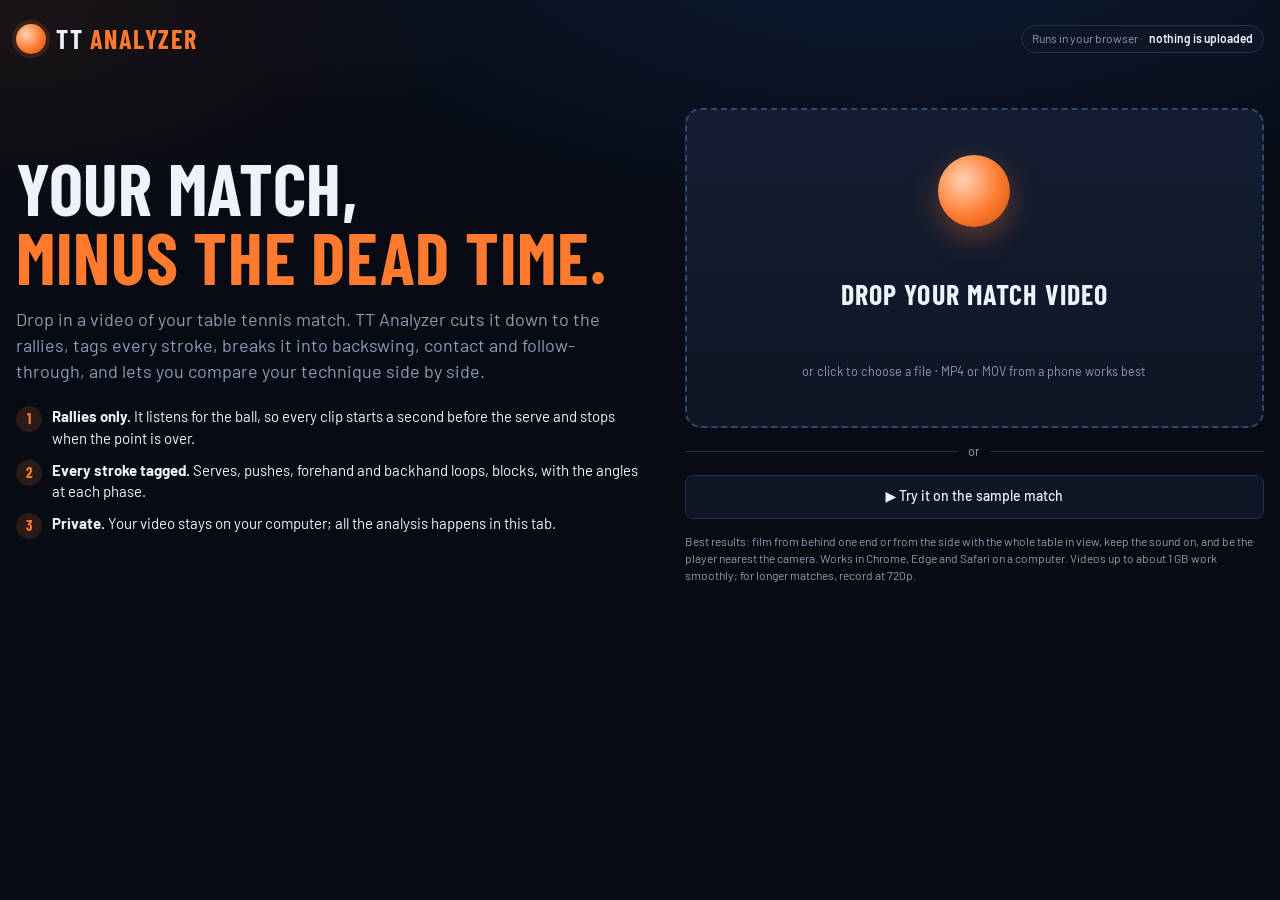
<file: index.html>
<!doctype html>
<html lang="en">
<head>
<meta charset="utf-8">
<meta name="viewport" content="width=device-width, initial-scale=1, viewport-fit=cover">
<title>TT Analyzer</title>
<meta name="description" content="Drop in a table tennis match: dead time is cut out, every stroke is tagged and broken down, and you can compare your technique. Runs in your browser.">
<link rel="preconnect" href="https://fonts.googleapis.com">
<link rel="stylesheet" href="https://fonts.googleapis.com/css2?family=Barlow:wght@400;500;600&family=Barlow+Condensed:wght@500;600;700;800&family=JetBrains+Mono:wght@400;500&display=swap">
<link rel="stylesheet" href="css/style.css">
</head>
<body>
<div class="wrap">
  <header class="bar">
    <a class="logo" href="./" style="color:inherit;text-decoration:none"><span class="logo-mark" aria-hidden="true"></span><h1>TT <span>Analyzer</span></h1></a>
    <span class="chip" id="fileChip" hidden></span>
    <span class="spacer"></span>
    <span class="chip">Runs in your browser · <b>nothing is uploaded</b></span>
  </header>

  <!-- LANDING -->
  <section id="landing" class="landing">
    <div>
      <h2>Your match,<br><em>minus the dead time.</em></h2>
      <p class="lede">Drop in a video of your table tennis match. TT Analyzer cuts it down to the rallies, tags every
        stroke, breaks it into backswing, contact and follow-through, and lets you compare your technique side by side.</p>
      <ul class="points">
        <li><i>1</i><span><b>Rallies only.</b> It listens for the ball, so every clip starts a second before the serve and stops when the point is over.</span></li>
        <li><i>2</i><span><b>Every stroke tagged.</b> Serves, pushes, forehand and backhand loops, blocks, with the angles at each phase.</span></li>
        <li><i>3</i><span><b>Private.</b> Your video stays on your computer; all the analysis happens in this tab.</span></li>
      </ul>
    </div>
    <div class="stack">
      <label class="drop" id="drop" for="fileInput">
        <span class="ball" aria-hidden="true"></span>
        <b>Drop your match video</b>
        <small>or click to choose a file · MP4 or MOV from a phone works best</small>
        <input id="fileInput" type="file" accept="video/*" hidden>
      </label>
      <div class="or">or</div>
      <button class="btn" id="sampleBtn" style="height:44px">▶ Try it on the sample match</button>
      <p class="fine">Best results: film from behind one end or from the side with the whole table in view, keep the
        sound on, and be the player nearest the camera. Works in Chrome, Edge and Safari on a computer. Videos up to
        about 1&nbsp;GB work smoothly; for longer matches, record at 720p.</p>
    </div>
  </section>

  <!-- PROCESSING -->
  <section id="processing" class="card progress-card" hidden>
    <div class="eyebrow" id="procFile">Analysing</div>
    <h2 style="font-size:32px;text-transform:uppercase" id="procTitle">Working on your match</h2>
    <ol class="steps" id="steps">
      <li data-s="audio"><i>1</i><span>Listening to the match for ball contacts</span><small></small></li>
      <li data-s="rallies"><i>2</i><span>Finding the rallies and cutting the dead time</span><small></small></li>
      <li data-s="pose"><i>3</i><span>Watching your strokes</span><small></small></li>
    </ol>
    <div class="meter"><i id="meter"></i></div>
    <p class="fine" id="procNote">Keep this tab open. Stroke analysis plays through each rally, so it takes about as long as the rallies themselves.</p>
    <div id="procErr" class="err" hidden></div>
  </section>

  <!-- MATCH VIEW -->
  <section id="matchView" class="stack" style="gap:26px" hidden>
    <div class="hero">
      <div>
        <div class="screen">
          <video id="vid" playsinline preload="auto"></video>
          <canvas id="cv"></canvas>
          <div class="corner"><span class="live" id="modeTag">● Rallies only</span><span id="rallyTag" hidden></span></div>
          <div class="lower-third" id="lt"><div class="lt-a" id="ltA">Contact</div><div class="lt-b"><b id="ltB"></b><span id="ltC"></span></div></div>
        </div>
        <div class="deck">
          <div class="lane on" id="laneR"><span>Rallies only</span><div class="track" id="trackR"></div></div>
          <div class="lane" id="laneF"><span>Full match</span><div class="track" id="trackF"></div></div>
          <div class="controls">
            <button class="btn" id="kPrev" title="Previous key moment (Shift+←)" aria-label="Previous key moment"><svg viewBox="0 0 24 24" fill="none" stroke="currentColor" stroke-width="2.2"><path d="M6 5v14M18 6l-8 6 8 6z"/></svg></button>
            <button class="btn" id="fPrev" title="Back one frame (←)" aria-label="Back one frame"><svg viewBox="0 0 24 24" fill="none" stroke="currentColor" stroke-width="2.2"><path d="M15 6l-6 6 6 6"/></svg></button>
            <button class="btn primary" id="play" title="Play / pause (Space)" aria-label="Play"></button>
            <button class="btn" id="fNext" title="Forward one frame (→)" aria-label="Forward one frame"><svg viewBox="0 0 24 24" fill="none" stroke="currentColor" stroke-width="2.2"><path d="M9 6l6 6-6 6"/></svg></button>
            <button class="btn" id="kNext" title="Next key moment (Shift+→)" aria-label="Next key moment"><svg viewBox="0 0 24 24" fill="none" stroke="currentColor" stroke-width="2.2"><path d="M18 5v14M6 6l8 6-8 6z"/></svg></button>
            <span class="clock num" id="clock">0:00.0</span>
            <span class="spacer"></span>
            <div class="seg" id="speeds" role="group" aria-label="Playback speed"></div>
            <div class="seg" role="group" aria-label="What to play"><button id="mR" class="on">Rallies only</button><button id="mF">Full match</button></div>
            <button class="btn" id="loop" disabled title="Loop the selected stroke (L)">Loop stroke</button>
            <button class="btn" id="lines" title="Draw the detected joints over the player (B)">Body lines</button>
          </div>
          <div class="hint">Space play · ←/→ one frame · Shift+←/→ jump between backswing, contact and follow-through · L loop · B body lines</div>
        </div>
      </div>
      <aside class="card glance">
        <h2>Match at a glance</h2>
        <div class="stat"><span>Rallies found</span><b id="sRallies">–</b></div>
        <div class="stat"><span>Your strokes tagged</span><b id="sStrokes">–</b></div>
        <div class="stat"><span>Longest rally</span><b id="sLongest">–</b></div>
        <div>
          <div class="stat" style="border:0;padding-bottom:6px"><span>Dead time cut</span><b id="sCut">–</b></div>
          <div class="cut" aria-hidden="true"><i id="cutBar" style="width:0"></i></div>
          <p style="margin-top:6px" id="cutText"></p>
        </div>
        <div class="btn-row">
          <button class="btn primary" id="exportVideo">Download rally-only video</button>
          <button class="btn" id="exportJson">Save analysis</button>
        </div>
        <p id="exportNote" hidden></p>
        <p>Each clip starts 1 second before the serve toss and ends when the point is over.</p>
      </aside>
    </div>

    <div class="note" id="poseNote" hidden></div>

    <section class="stack">
      <div class="section-head"><h2>Rallies</h2><span class="hint">Click one to play it.</span></div>
      <div class="strip" id="strip"></div>
    </section>

    <section class="stack">
      <div class="section-head"><h2>Your strokes</h2><span class="hint" id="strokeHint">Pick a skill, then a stroke to see how you hit it.</span></div>
      <div class="tabs" id="tabs" role="tablist"></div>
      <div class="desk">
        <div class="list" id="list"></div>
        <div id="detail" class="empty">Pick a stroke on the left.</div>
      </div>
    </section>
  </section>

  <!-- COMPARE VIEW -->
  <section id="compareView" class="stack" hidden style="gap:18px">
    <div class="controls">
      <button class="btn" id="back">← Back to the match</button>
      <h2 id="cmpTitle" style="font-size:30px;text-transform:uppercase;letter-spacing:.04em">Compare</h2>
    </div>
    <div class="cmp-grid">
      <aside class="card" style="display:grid;gap:10px">
        <div class="eyebrow">Compare against</div>
        <div class="refs" id="refs"></div>
        <p class="fine">Save any stroke as a reference (a coach's, a friend's, or your best one) and compare against it later.</p>
      </aside>
      <div class="stack" style="gap:16px" id="cmpMain"></div>
    </div>
  </section>
</div>
<video id="poseVideo" muted playsinline preload="auto"></video>
<script type="module" src="js/app.js"></script>
</body>
</html>
</file>
<file: css/style.css>
/* Layout: broadcast-graphics look. Player + match card on top, rally strip, stroke desk; compare is its own view. Single committed dark look, like a TV sports graphics package. */
:root {
  --bg: #070b14;
  --panel: #0e1524;
  --panel-2: #141e33;
  --line: #22304b;
  --fg: #eef2fa;
  --muted: #8d9bb5;
  --court: #2f6fdc;        /* table blue */
  --ball: #ff7a2f;         /* ball orange: the one accent */
  --you: #ff7a2f;
  --ref: #f5d020;          /* the yellow player */
  --serve: #a98bff;
  --receive: #33d1c4;
  --attack: #ff6a3d;
  --control: #4fd68a;
  --good: #4fd68a;
  --work: #ffb020;
  --display: "Barlow Condensed", "Arial Narrow", system-ui, sans-serif;
  --body: "Barlow", system-ui, -apple-system, "Segoe UI", sans-serif;
  --mono: "JetBrains Mono", ui-monospace, Menlo, monospace;
  color-scheme: dark;
}
* { box-sizing: border-box; }
[hidden] { display: none !important; }
.stack { display: grid; gap: 14px; min-width: 0; }
html, body { background: var(--bg); }
body {
  margin: 0; color: var(--fg); font-family: var(--body); font-size: 15px; line-height: 1.45;
  padding-left: max(16px, env(safe-area-inset-left, 0px)); padding-right: max(16px, env(safe-area-inset-right, 0px));
  padding-block: 0 48px;
  background:
    radial-gradient(1200px 500px at 70% -10%, rgba(47, 111, 220, .16), transparent 60%),
    radial-gradient(800px 400px at 0% 0%, rgba(255, 122, 47, .08), transparent 60%),
    var(--bg);
}
.wrap { max-width: 1320px; margin: 0 auto; display: grid; gap: 22px; }
h1, h2, h3 { font-family: var(--display); font-weight: 700; margin: 0; letter-spacing: .01em; text-wrap: balance; }
button { font: inherit; color: inherit; }
button:focus-visible, input:focus-visible { outline: 2px solid var(--ball); outline-offset: 2px; }
.num { font-variant-numeric: tabular-nums; }
.eyebrow { font-family: var(--display); font-size: 13px; font-weight: 600; letter-spacing: .14em; text-transform: uppercase; color: var(--muted); }

/* top bar */
.bar { display: flex; flex-wrap: wrap; align-items: center; gap: 12px 18px; padding-top: 20px; }
.logo { display: flex; align-items: center; gap: 10px; }
.logo-mark { width: 30px; height: 30px; border-radius: 50%; background: radial-gradient(circle at 35% 35%, #ffd2b4, var(--ball) 55%, #c64d12); box-shadow: 0 0 0 4px rgba(255, 122, 47, .15); }
.logo h1 { font-size: 26px; text-transform: uppercase; letter-spacing: .06em; }
.logo h1 span { color: var(--ball); }
.chip { display: inline-flex; align-items: center; gap: 6px; padding: 4px 10px; border-radius: 999px; border: 1px solid var(--line); background: var(--panel); font-size: 12px; color: var(--muted); }
.chip b { color: var(--fg); font-weight: 600; }
.spacer { flex: 1; }

/* hero */
.hero { display: grid; grid-template-columns: minmax(0, 1fr) 300px; gap: 22px; align-items: start; }
@media (max-width: 1000px) { .hero { grid-template-columns: minmax(0, 1fr); } }
.screen { position: relative; border-radius: 12px; overflow: hidden; background: #000; box-shadow: 0 20px 60px rgba(0, 0, 0, .5), 0 0 0 1px var(--line); }
.screen video { display: block; width: 100%; max-width: 100%; aspect-ratio: 16 / 9; background: #000; cursor: pointer; }
.screen canvas { position: absolute; inset: 0; width: 100%; height: 100%; pointer-events: none; }
.lower-third { position: absolute; left: 16px; bottom: 16px; display: flex; align-items: stretch; border-radius: 6px; overflow: hidden; box-shadow: 0 8px 24px rgba(0, 0, 0, .45); transform: translateY(8px); opacity: 0; transition: opacity .2s, transform .2s; }
.lower-third.on { opacity: 1; transform: none; }
.lower-third .lt-a { background: var(--ball); color: #1a0d05; font-family: var(--display); font-weight: 800; font-size: 13px; letter-spacing: .1em; text-transform: uppercase; padding: 8px 10px; display: grid; place-items: center; }
.lower-third .lt-b { background: rgba(7, 11, 20, .9); padding: 6px 14px; }
.lower-third .lt-b b { display: block; font-family: var(--display); font-size: 22px; line-height: 1.05; font-weight: 700; }
.lower-third .lt-b span { font-size: 12px; color: var(--muted); }
@media (max-width: 600px) {
  .lower-third { left: 8px; bottom: 8px; }
  .lower-third .lt-a { font-size: 10px; padding: 4px 6px; }
  .lower-third .lt-b { padding: 3px 8px; }
  .lower-third .lt-b b { font-size: 15px; }
  .lower-third .lt-b span { display: none; }
  .corner span { font-size: 11px; padding: 2px 6px; }
}
.corner { position: absolute; top: 14px; right: 14px; display: flex; gap: 6px; }
.corner span { background: rgba(7, 11, 20, .8); border: 1px solid rgba(255, 255, 255, .12); border-radius: 4px; padding: 3px 8px; font-family: var(--display); font-weight: 600; font-size: 13px; letter-spacing: .08em; text-transform: uppercase; }
.corner .live { color: var(--ball); }

.card { background: linear-gradient(180deg, var(--panel-2), var(--panel)); border: 1px solid var(--line); border-radius: 12px; padding: 18px; }
.glance { display: grid; gap: 14px; }
.glance h2 { font-size: 22px; text-transform: uppercase; letter-spacing: .05em; }
.stat { display: grid; grid-template-columns: 1fr auto; align-items: baseline; border-bottom: 1px solid var(--line); padding-bottom: 10px; }
.stat:last-of-type { border-bottom: 0; }
.stat span { color: var(--muted); }
.stat b { font-family: var(--display); font-size: 34px; font-weight: 700; line-height: 1; }
.stat b small { font-size: 16px; color: var(--muted); margin-left: 2px; }
.cut { height: 10px; border-radius: 99px; background: var(--panel-2); overflow: hidden; display: flex; }
.cut i { display: block; height: 100%; background: var(--ball); }
.glance p { margin: 0; color: var(--muted); font-size: 13px; }
.btn-row { display: flex; flex-wrap: wrap; gap: 8px; }

/* controls & timelines */
.deck { display: grid; gap: 10px; margin-top: 14px; }
.lane { display: grid; grid-template-columns: 98px minmax(0, 1fr); align-items: center; gap: 12px; }
.lane > span { font-family: var(--display); font-weight: 600; font-size: 13px; letter-spacing: .08em; text-transform: uppercase; color: var(--muted); text-align: right; }
.lane.on > span { color: var(--fg); }
.track { position: relative; height: 34px; border-radius: 6px; background: var(--panel); border: 1px solid var(--line); cursor: pointer; overflow: hidden; }
.blk { position: absolute; top: 3px; bottom: 3px; border-radius: 4px; background: linear-gradient(180deg, rgba(47, 111, 220, .45), rgba(47, 111, 220, .25)); border: 1px solid rgba(47, 111, 220, .7); }
.blk em { position: absolute; left: 6px; top: 2px; font-style: normal; font-family: var(--display); font-weight: 700; font-size: 11px; color: #cfe0ff; }
.tick { position: absolute; bottom: 5px; width: 8px; height: 8px; border-radius: 50%; transform: translateX(-50%); box-shadow: 0 0 0 2px var(--panel); }
.tick.sel { width: 12px; height: 12px; bottom: 3px; box-shadow: 0 0 0 2px #fff; }
.head { position: absolute; top: 0; bottom: 0; width: 2px; background: #fff; box-shadow: 0 0 8px rgba(255, 255, 255, .6); transform: translateX(-50%); pointer-events: none; }
@media (max-width: 560px) { .lane { grid-template-columns: minmax(0, 1fr); } .lane > span { text-align: left; } }

.controls { display: flex; flex-wrap: wrap; align-items: center; gap: 8px; }
.btn { display: inline-flex; align-items: center; justify-content: center; gap: 6px; height: 36px; min-width: 36px; padding: 0 12px; border-radius: 8px; border: 1px solid var(--line); background: var(--panel); cursor: pointer; font-size: 14px; font-weight: 500; }
.btn:hover { border-color: #3a4d74; background: var(--panel-2); }
.btn.primary { background: var(--ball); border-color: var(--ball); color: #1a0d05; font-weight: 600; }
.btn.primary:hover { background: #ff8c4a; }
.btn.on { background: var(--fg); color: var(--bg); border-color: var(--fg); }
.btn:disabled { opacity: .45; cursor: default; }
.btn svg { width: 16px; height: 16px; }
.seg { display: inline-flex; padding: 3px; border-radius: 8px; background: var(--panel); border: 1px solid var(--line); }
.seg button { border: 0; background: none; padding: 5px 10px; border-radius: 6px; font-size: 13px; cursor: pointer; color: var(--muted); }
.seg button.on { background: var(--panel-2); color: var(--fg); box-shadow: inset 0 0 0 1px #34476c; }
.clock { font-family: var(--mono); font-size: 13px; color: var(--muted); padding: 0 6px; }
.hint { font-size: 12px; color: var(--muted); }

/* rally strip */
.section-head { display: flex; flex-wrap: wrap; align-items: baseline; gap: 6px 14px; }
.section-head h2 { font-size: 28px; text-transform: uppercase; letter-spacing: .04em; }
.strip { display: grid; grid-template-columns: repeat(auto-fill, minmax(230px, 1fr)); gap: 14px; }
.rcard { text-align: left; padding: 0; border: 1px solid var(--line); border-radius: 10px; overflow: hidden; background: var(--panel); cursor: pointer; display: grid; transition: border-color .15s, transform .15s; }
.rcard:hover { border-color: #3a4d74; transform: translateY(-2px); }
.rcard.on { border-color: var(--ball); }
.thumb { position: relative; aspect-ratio: 16 / 9; background: var(--panel-2) center / cover no-repeat; }
.thumb .n { position: absolute; left: 0; top: 10px; background: var(--ball); color: #1a0d05; font-family: var(--display); font-weight: 800; padding: 2px 10px 2px 8px; border-radius: 0 4px 4px 0; letter-spacing: .06em; }
.thumb .d { position: absolute; right: 8px; bottom: 8px; background: rgba(7, 11, 20, .85); border-radius: 4px; padding: 1px 6px; font-family: var(--mono); font-size: 12px; }
.rmeta { padding: 10px 12px 12px; display: grid; gap: 6px; }
.rmeta .dots { display: flex; gap: 4px; flex-wrap: wrap; }
.rmeta .dots i { width: 10px; height: 10px; border-radius: 50%; }
.rmeta small { color: var(--muted); }

/* stroke desk */
.tabs { display: flex; flex-wrap: wrap; gap: 6px; }
.tabs button { border: 1px solid var(--line); background: var(--panel); padding: 7px 12px; border-radius: 999px; font-size: 14px; font-weight: 500; color: var(--muted); cursor: pointer; display: inline-flex; gap: 8px; align-items: center; }
.tabs button .c { font-family: var(--mono); font-size: 11px; background: var(--panel-2); border-radius: 99px; padding: 1px 7px; }
.tabs button.on { background: var(--fg); color: var(--bg); border-color: var(--fg); }
.tabs button.on .c { background: rgba(0, 0, 0, .12); }
.desk { display: grid; grid-template-columns: 340px minmax(0, 1fr); gap: 18px; align-items: start; }
@media (max-width: 960px) { .desk { grid-template-columns: minmax(0, 1fr); } }
.list { display: grid; gap: 8px; max-height: 620px; overflow-y: auto; padding-right: 2px; }
.srow { display: grid; grid-template-columns: 56px minmax(0, 1fr) auto; gap: 12px; align-items: center; text-align: left; padding: 8px; border-radius: 10px; border: 1px solid var(--line); background: var(--panel); cursor: pointer; }
.srow:hover { border-color: #3a4d74; }
.srow.on { border-color: var(--ball); background: linear-gradient(90deg, rgba(255, 122, 47, .14), var(--panel) 60%); }
.srow .mini { width: 56px; height: 56px; border-radius: 8px; background: var(--panel-2) center / cover no-repeat; }
.srow b { display: block; font-family: var(--display); font-size: 19px; font-weight: 700; line-height: 1.1; }
.srow small { color: var(--muted); font-size: 12px; }
.pill { font-family: var(--display); font-weight: 700; font-size: 12px; letter-spacing: .08em; text-transform: uppercase; padding: 2px 8px; border-radius: 4px; color: #0b0f18; }
.empty { color: var(--muted); padding: 24px; border: 1px dashed var(--line); border-radius: 10px; text-align: center; }

.detail { display: grid; gap: 16px; }
.dhead { display: flex; flex-wrap: wrap; align-items: center; gap: 10px 14px; }
.dhead h3 { font-size: 34px; line-height: 1; }
.dhead .sub { color: var(--muted); }
.phases { display: grid; grid-template-columns: repeat(3, minmax(0, 1fr)); gap: 12px; }
@media (max-width: 640px) { .phases { grid-template-columns: minmax(0, 1fr); } }
.phase { border: 1px solid var(--line); border-radius: 10px; overflow: hidden; background: var(--panel); text-align: left; padding: 0; cursor: pointer; }
.phase:hover { border-color: #3a4d74; }
.phase .shot { aspect-ratio: 4 / 5; background: var(--panel-2) center / cover no-repeat; position: relative; }
.phase .shot span { position: absolute; left: 8px; top: 8px; background: rgba(7, 11, 20, .85); border-radius: 4px; padding: 2px 8px; font-family: var(--display); font-weight: 700; letter-spacing: .08em; text-transform: uppercase; font-size: 13px; }
.phase.contact .shot span { background: var(--ball); color: #1a0d05; }
.phase dl { margin: 0; padding: 10px 12px; display: grid; grid-template-columns: 1fr auto; gap: 4px 10px; font-size: 13px; }
.phase dt { color: var(--muted); } .phase dd { margin: 0; font-family: var(--mono); font-size: 13px; }
.facts { display: grid; grid-template-columns: repeat(auto-fill, minmax(150px, 1fr)); gap: 10px; }
.fact { border: 1px solid var(--line); border-radius: 10px; padding: 10px 12px; background: var(--panel); }
.fact span { display: block; font-size: 12px; color: var(--muted); }
.fact b { font-family: var(--display); font-size: 26px; font-weight: 700; }
.fact b small { font-size: 14px; color: var(--muted); font-weight: 600; margin-left: 2px; }
.fine { font-size: 12px; color: var(--muted); margin: 0; }

/* compare */
.cmp-grid { display: grid; grid-template-columns: 300px minmax(0, 1fr); gap: 20px; align-items: start; }
@media (max-width: 1000px) { .cmp-grid { grid-template-columns: minmax(0, 1fr); } }
.refs { display: grid; gap: 8px; }
.ref { display: grid; grid-template-columns: 64px minmax(0, 1fr); gap: 10px; align-items: center; text-align: left; padding: 8px; border-radius: 10px; border: 1px solid var(--line); background: var(--panel); cursor: pointer; }
.ref:hover { border-color: #3a4d74; }
.ref.on { border-color: var(--ref); }
.ref .mini { width: 64px; height: 64px; border-radius: 8px; background: var(--panel-2) center / cover no-repeat; }
.ref b { font-family: var(--display); font-size: 17px; font-weight: 700; display: block; }
.ref small { color: var(--muted); font-size: 12px; }
.match-bar { height: 4px; border-radius: 99px; background: var(--panel-2); margin-top: 6px; overflow: hidden; }
.match-bar i { display: block; height: 100%; background: var(--ref); }
.pair { display: grid; grid-template-columns: repeat(2, minmax(0, 1fr)); gap: 12px; }
@media (max-width: 700px) { .pair { grid-template-columns: minmax(0, 1fr); } }
.pane { position: relative; border-radius: 10px; overflow: hidden; background: #000; box-shadow: 0 0 0 1px var(--line); }
.pane canvas.view { display: block; width: 100%; max-width: 100%; aspect-ratio: 4 / 5; background: #000; }
.pane .tag { position: absolute; left: 10px; top: 10px; font-family: var(--display); font-weight: 800; letter-spacing: .1em; text-transform: uppercase; font-size: 13px; padding: 3px 10px; border-radius: 4px; color: #1a0d05; }
.phase-now { position: absolute; right: 10px; top: 10px; background: rgba(7, 11, 20, .85); border-radius: 4px; padding: 3px 10px; font-family: var(--display); font-weight: 700; letter-spacing: .06em; text-transform: uppercase; font-size: 13px; }
input[type="range"] { width: 100%; accent-color: var(--ball); }
.score { display: grid; grid-template-columns: auto minmax(0, 1fr); gap: 18px; align-items: center; }
@media (max-width: 560px) { .score { grid-template-columns: minmax(0, 1fr); } }
.ring { width: 132px; height: 132px; }
.ring text { font-family: var(--display); font-weight: 800; fill: var(--fg); }
.cues { margin: 8px 0 0; padding: 0; list-style: none; display: grid; gap: 8px; }
.cues li { display: grid; grid-template-columns: 24px minmax(0, 1fr); gap: 8px; align-items: start; }
.cues li i { width: 22px; height: 22px; border-radius: 50%; background: rgba(255, 176, 32, .15); color: var(--work); display: grid; place-items: center; font-style: normal; font-weight: 700; font-size: 13px; }
.metrics { display: grid; gap: 4px; }
.mrow { display: grid; grid-template-columns: minmax(140px, 1.1fr) minmax(0, 2fr) 92px; gap: 14px; align-items: center; padding: 10px 4px; border-bottom: 1px solid var(--line); }
@media (max-width: 640px) { .mrow { grid-template-columns: minmax(0, 1fr); gap: 6px; } }
.mrow:last-child { border-bottom: 0; }
.mrow .lbl b { display: block; font-weight: 600; }
.mrow .lbl small { color: var(--muted); font-family: var(--mono); font-size: 12px; }
.scale { position: relative; height: 26px; }
.scale .rail { position: absolute; left: 0; right: 0; top: 12px; height: 2px; background: var(--line); }
.scale .gap { position: absolute; top: 11px; height: 4px; border-radius: 2px; }
.scale .dot { position: absolute; top: 5px; width: 16px; height: 16px; border-radius: 50%; transform: translateX(-50%); border: 2px solid var(--bg); }
.verdict { font-family: var(--display); font-weight: 700; letter-spacing: .06em; text-transform: uppercase; font-size: 13px; text-align: right; }
.verdict.good { color: var(--good); } .verdict.work { color: var(--work); }
.note { border: 1px solid var(--line); border-left: 3px solid var(--ball); background: var(--panel); border-radius: 8px; padding: 10px 14px; color: var(--muted); font-size: 13px; }
.note b { color: var(--fg); }
.note code { font-family: var(--mono); font-size: 12px; color: var(--fg); }
@media (prefers-reduced-motion: reduce) { * { transition: none !important; } }

/* ---------- website additions: landing, upload, progress ---------- */
.landing { display: grid; grid-template-columns: minmax(0, 1.1fr) minmax(0, 1fr); gap: 32px; align-items: center; padding-block: 28px 8px; }
@media (max-width: 900px) { .landing { grid-template-columns: minmax(0, 1fr); } }
.landing h2 { font-size: clamp(40px, 6vw, 72px); line-height: .95; text-transform: uppercase; letter-spacing: .01em; }
.landing h2 em { font-style: normal; color: var(--ball); }
.landing .lede { color: var(--muted); font-size: 18px; max-width: 34em; margin: 16px 0 0; }
.points { display: grid; gap: 10px; margin: 22px 0 0; padding: 0; list-style: none; }
.points li { display: grid; grid-template-columns: 26px minmax(0, 1fr); gap: 10px; align-items: start; }
.points li i { width: 26px; height: 26px; border-radius: 50%; display: grid; place-items: center; background: rgba(255, 122, 47, .14); color: var(--ball); font-style: normal; font-weight: 700; font-family: var(--display); }
.drop { position: relative; display: grid; place-items: center; gap: 12px; text-align: center; min-height: 320px; padding: 28px; border-radius: 16px; border: 2px dashed #34476c; background: linear-gradient(180deg, var(--panel-2), var(--panel)); cursor: pointer; transition: border-color .15s, background .15s; }
.drop:hover, .drop.over { border-color: var(--ball); background: linear-gradient(180deg, #1a2440, var(--panel)); }
.drop .ball { width: 72px; height: 72px; border-radius: 50%; background: radial-gradient(circle at 35% 35%, #ffd2b4, var(--ball) 55%, #c64d12); box-shadow: 0 10px 30px rgba(255, 122, 47, .35); }
.drop b { font-family: var(--display); font-size: 28px; text-transform: uppercase; letter-spacing: .04em; }
.drop small { color: var(--muted); }
.or { display: flex; align-items: center; gap: 10px; color: var(--muted); font-size: 13px; }
.or::before, .or::after { content: ""; flex: 1; height: 1px; background: var(--line); }
.progress-card { display: grid; gap: 16px; max-width: 720px; margin: 40px auto; width: 100%; }
.steps { display: grid; gap: 10px; margin: 0; padding: 0; list-style: none; }
.steps li { display: grid; grid-template-columns: 28px minmax(0, 1fr) auto; gap: 12px; align-items: center; color: var(--muted); }
.steps li i { width: 28px; height: 28px; border-radius: 50%; border: 2px solid var(--line); display: grid; place-items: center; font-style: normal; font-size: 13px; font-weight: 700; }
.steps li.now { color: var(--fg); } .steps li.now i { border-color: var(--ball); color: var(--ball); }
.steps li.done { color: var(--fg); } .steps li.done i { border-color: var(--good); background: var(--good); color: #062012; }
.meter { height: 10px; border-radius: 99px; background: var(--panel-2); overflow: hidden; }
.meter i { display: block; height: 100%; width: 0; background: linear-gradient(90deg, var(--ball), #ffb07a); transition: width .25s; }
.err { border: 1px solid #7a2b2b; background: rgba(255, 80, 80, .08); color: #ffd0d0; border-radius: 10px; padding: 12px 14px; }
.busy { display: inline-flex; align-items: center; gap: 8px; }
.busy::before { content: ""; width: 10px; height: 10px; border-radius: 50%; background: var(--ball); animation: pulse 1s infinite alternate; }
@keyframes pulse { from { opacity: .3; } to { opacity: 1; } }
#poseVideo { position: fixed; left: 0; bottom: 0; width: 160px; height: 90px; opacity: 0.01; pointer-events: none; z-index: -1; }
</file>
